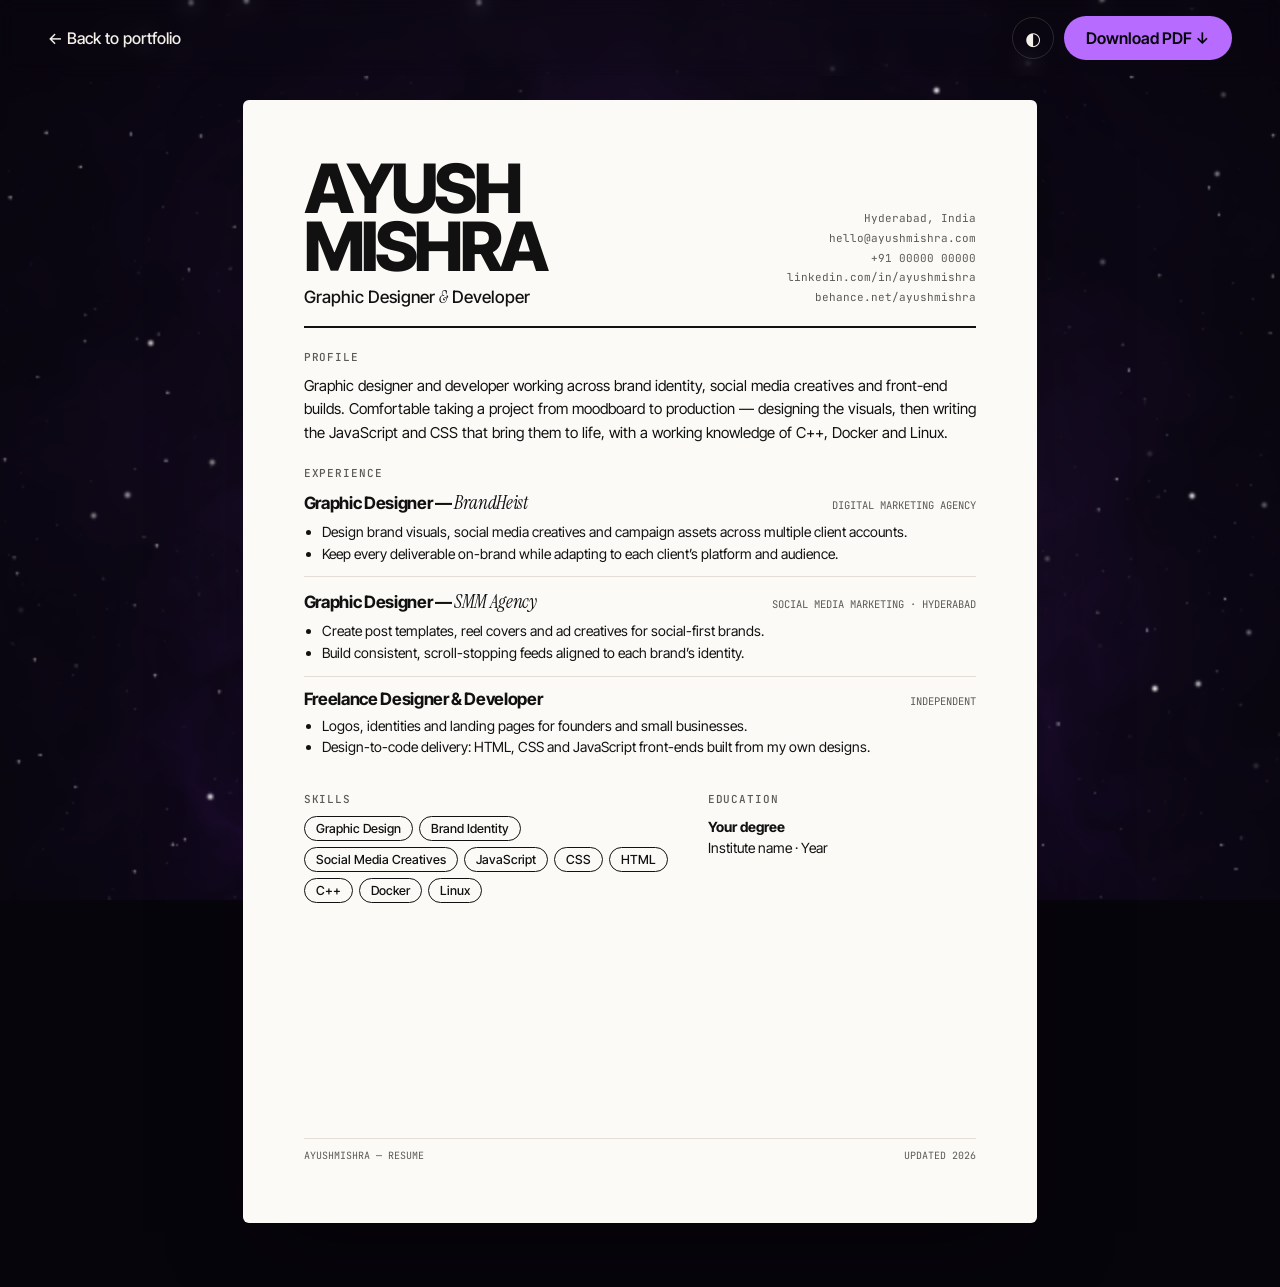
<file: resume.html>
<!doctype html>
<html lang="en" data-theme="dark">
<head>
  <meta charset="utf-8" />
  <meta name="viewport" content="width=device-width, initial-scale=1, viewport-fit=cover" />
  <title>Ayush Mishra · Resume</title>
  <meta name="description" content="Resume of Ayush Mishra — graphic designer and developer." />
  <link rel="preconnect" href="https://fonts.googleapis.com" />
  <link rel="preconnect" href="https://fonts.gstatic.com" crossorigin />
  <link href="https://fonts.googleapis.com/css2?family=Inter+Tight:ital,wght@0,300..900;1,300..900&family=Instrument+Serif:ital@0;1&family=JetBrains+Mono:wght@400;500&display=swap" rel="stylesheet" />
  <link rel="stylesheet" href="resume.css" />
  <script type="module" src="resume.js"></script>
</head>
<body>
  <canvas id="fluid" class="fluid" aria-hidden="true"></canvas>

  <!-- Toolbar: hidden when printing -->
  <header class="toolbar no-print">
    <a href="index.html" class="toolbar__back">← Back to portfolio</a>
    <div class="toolbar__actions">
      <button class="theme" id="themeToggle" aria-label="Toggle colour theme">◐</button>
      <button class="btn" id="downloadBtn">Download PDF <span aria-hidden="true">↓</span></button>
    </div>
  </header>

  <!--
    HOW DOWNLOAD WORKS
    1. If you drop a file named "Ayush-Mishra-Resume.pdf" next to this page,
       the button downloads that exact file.
    2. Otherwise it opens the print dialog, pre-styled for A4 —
       choose "Save as PDF" and you get a clean one-page resume.
  -->

  <main class="sheet" id="resume">
    <section class="head">
      <div>
        <h1 class="name">AYUSH<br />MISHRA</h1>
        <p class="role">Graphic Designer <em>&amp;</em> Developer</p>
      </div>
      <!-- TODO: replace with your real contact details -->
      <ul class="contact">
        <li>Hyderabad, India</li>
        <li><a href="mailto:hello@ayushmishra.com">hello@ayushmishra.com</a></li>
        <li><a href="tel:+910000000000">+91 00000 00000</a></li>
        <li><a href="https://linkedin.com/in/">linkedin.com/in/ayushmishra</a></li>
        <li><a href="https://behance.net/">behance.net/ayushmishra</a></li>
      </ul>
    </section>

    <section class="block">
      <h2 class="block__title">Profile</h2>
      <p class="summary">
        Graphic designer and developer working across brand identity, social media creatives and
        front-end builds. Comfortable taking a project from moodboard to production — designing the
        visuals, then writing the JavaScript and CSS that bring them to life, with a working knowledge
        of C++, Docker and Linux.
      </p>
    </section>

    <section class="block">
      <h2 class="block__title">Experience</h2>

      <article class="job">
        <div class="job__head">
          <h3>Graphic Designer — <em>BrandHeist</em></h3>
          <span class="job__meta">Digital marketing agency</span>
        </div>
        <ul>
          <li>Design brand visuals, social media creatives and campaign assets across multiple client accounts.</li>
          <li>Keep every deliverable on-brand while adapting to each client’s platform and audience.</li>
        </ul>
      </article>

      <article class="job">
        <div class="job__head">
          <h3>Graphic Designer — <em>SMM Agency</em></h3>
          <span class="job__meta">Social media marketing · Hyderabad</span>
        </div>
        <ul>
          <li>Create post templates, reel covers and ad creatives for social-first brands.</li>
          <li>Build consistent, scroll-stopping feeds aligned to each brand’s identity.</li>
        </ul>
      </article>

      <article class="job">
        <div class="job__head">
          <h3>Freelance Designer &amp; Developer</h3>
          <span class="job__meta">Independent</span>
        </div>
        <ul>
          <li>Logos, identities and landing pages for founders and small businesses.</li>
          <li>Design-to-code delivery: HTML, CSS and JavaScript front-ends built from my own designs.</li>
        </ul>
      </article>
    </section>

    <section class="cols">
      <div class="block">
        <h2 class="block__title">Skills</h2>
        <ul class="tags">
          <li>Graphic Design</li><li>Brand Identity</li><li>Social Media Creatives</li>
          <li>JavaScript</li><li>CSS</li><li>HTML</li><li>C++</li><li>Docker</li><li>Linux</li>
        </ul>
      </div>
      <div class="block">
        <h2 class="block__title">Education</h2>
        <!-- TODO: fill in your education -->
        <p class="edu"><strong>Your degree</strong><br />Institute name · Year</p>
      </div>
    </section>

    <footer class="sheet__foot">
      <span>ayushmishra — resume</span>
      <span>Updated 2026</span>
    </footer>
  </main>
</body>
</html>
</file>
<file: resume.css>
/* Resume page — screen: A4 sheet floating over the fluid; print: clean A4, one page */

:root {
  --bg: #07050c; --fg: #f3f0ea; --muted: #8d8a85; --line: rgba(243,240,234,.14);
  --accent: #b86bff; --accent-ink: #07050c;
  --paper: #fbfaf7; --ink: #111; --ink-muted: #5d5a55; --ink-line: #e2ded6;
  --sans: "Inter Tight", system-ui, sans-serif;
  --serif: "Instrument Serif", Georgia, serif;
  --mono: "JetBrains Mono", ui-monospace, monospace;
  --ease: cubic-bezier(.22,1,.36,1);
}
[data-theme="light"] { --bg: #f1eee7; --fg: #0d0d0e; --muted: #6b6862; --line: rgba(13,13,14,.14); --accent: #6b3cff; --accent-ink: #f1eee7; }

* { box-sizing: border-box; margin: 0; padding: 0; }
body { background: var(--bg); color: var(--fg); font-family: var(--sans); -webkit-font-smoothing: antialiased; min-height: 100vh; }
a { color: inherit; text-decoration: none; }
em { font-family: var(--serif); font-style: italic; font-weight: 400; }
button { font: inherit; color: inherit; background: none; border: 0; cursor: pointer; }

.fluid { position: fixed; inset: 0; width: 100%; height: 100%; z-index: -1; display: block; }

.toolbar {
  position: sticky; top: 0; z-index: 10; display: flex; justify-content: space-between; align-items: center; gap: 12px;
  padding: 16px clamp(16px, 4vw, 48px);
  backdrop-filter: blur(10px); -webkit-backdrop-filter: blur(10px);
}
.toolbar__back { font-weight: 500; }
.toolbar__back:hover { font-family: var(--serif); font-style: italic; }
.toolbar__actions { display: flex; gap: 10px; align-items: center; }
.theme { width: 42px; height: 42px; border-radius: 50%; border: 1px solid var(--line); font-size: 18px; }
.btn { padding: 12px 22px; border-radius: 999px; background: var(--accent); color: var(--accent-ink); font-weight: 600; transition: transform .3s var(--ease), background .3s; }
.btn:hover { transform: translateY(-2px); }
.btn[aria-busy="true"] { opacity: .6; }

/* The sheet */
.sheet {
  width: min(210mm, calc(100% - 32px)); min-height: 297mm; margin: 24px auto 64px;
  background: var(--paper); color: var(--ink); border-radius: 6px;
  padding: clamp(24px, 5vw, 16mm) clamp(20px, 5vw, 16mm);
  box-shadow: 0 30px 80px -20px rgba(0,0,0,.5);
  display: flex; flex-direction: column; gap: 22px;
  animation: rise 1s var(--ease) both;
}
@keyframes rise { from { opacity: 0; transform: translateY(40px); } }

.head { display: flex; justify-content: space-between; gap: 24px; align-items: flex-end; border-bottom: 2px solid var(--ink); padding-bottom: 18px; flex-wrap: wrap; }
.name { font-size: clamp(44px, 9vw, 68px); font-weight: 800; letter-spacing: -.055em; line-height: .85; }
.role { margin-top: 10px; font-size: 17px; font-weight: 500; }
.contact { list-style: none; font-family: var(--mono); font-size: 11px; line-height: 1.8; text-align: right; color: var(--ink-muted); }
.contact a:hover { color: var(--ink); text-decoration: underline; }

.block__title { font-family: var(--mono); font-size: 11px; font-weight: 500; text-transform: uppercase; letter-spacing: .08em; color: var(--ink-muted); margin-bottom: 10px; }
.summary { font-size: 15px; line-height: 1.55; }

.job { padding: 12px 0; border-top: 1px solid var(--ink-line); }
.job:first-of-type { border-top: 0; padding-top: 0; }
.job__head { display: flex; justify-content: space-between; align-items: baseline; gap: 12px; flex-wrap: wrap; margin-bottom: 6px; }
.job__head h3 { font-size: 17px; font-weight: 700; letter-spacing: -.02em; }
.job__head em { font-size: 19px; }
.job__meta { font-family: var(--mono); font-size: 10.5px; color: var(--ink-muted); text-transform: uppercase; }
.job ul { padding-left: 18px; font-size: 14px; line-height: 1.55; }

.cols { display: grid; grid-template-columns: 1.4fr 1fr; gap: 28px; }
.tags { list-style: none; display: flex; flex-wrap: wrap; gap: 6px; }
.tags li { border: 1px solid var(--ink); border-radius: 999px; padding: 4px 11px; font-size: 12.5px; font-weight: 500; }
.edu { font-size: 14px; line-height: 1.5; }

.sheet__foot { margin-top: auto; display: flex; justify-content: space-between; font-family: var(--mono); font-size: 10px; color: var(--ink-muted); text-transform: uppercase; border-top: 1px solid var(--ink-line); padding-top: 10px; }

@media (max-width: 600px) {
  .contact { text-align: left; }
  .cols { grid-template-columns: 1fr; }
  .sheet { min-height: auto; }
}

/* ---------- PRINT: exact A4, no UI, no background ---------- */
@page { size: A4; margin: 0; }
@media print {
  html, body { background: #fff !important; }
  .no-print, .fluid { display: none !important; }
  .sheet {
    width: 210mm; height: 297mm; min-height: 0; margin: 0; border-radius: 0; box-shadow: none;
    padding: 14mm 15mm; animation: none; overflow: hidden;
  }
  a { color: inherit !important; text-decoration: none !important; }
  * { -webkit-print-color-adjust: exact; print-color-adjust: exact; }
}
</file>
